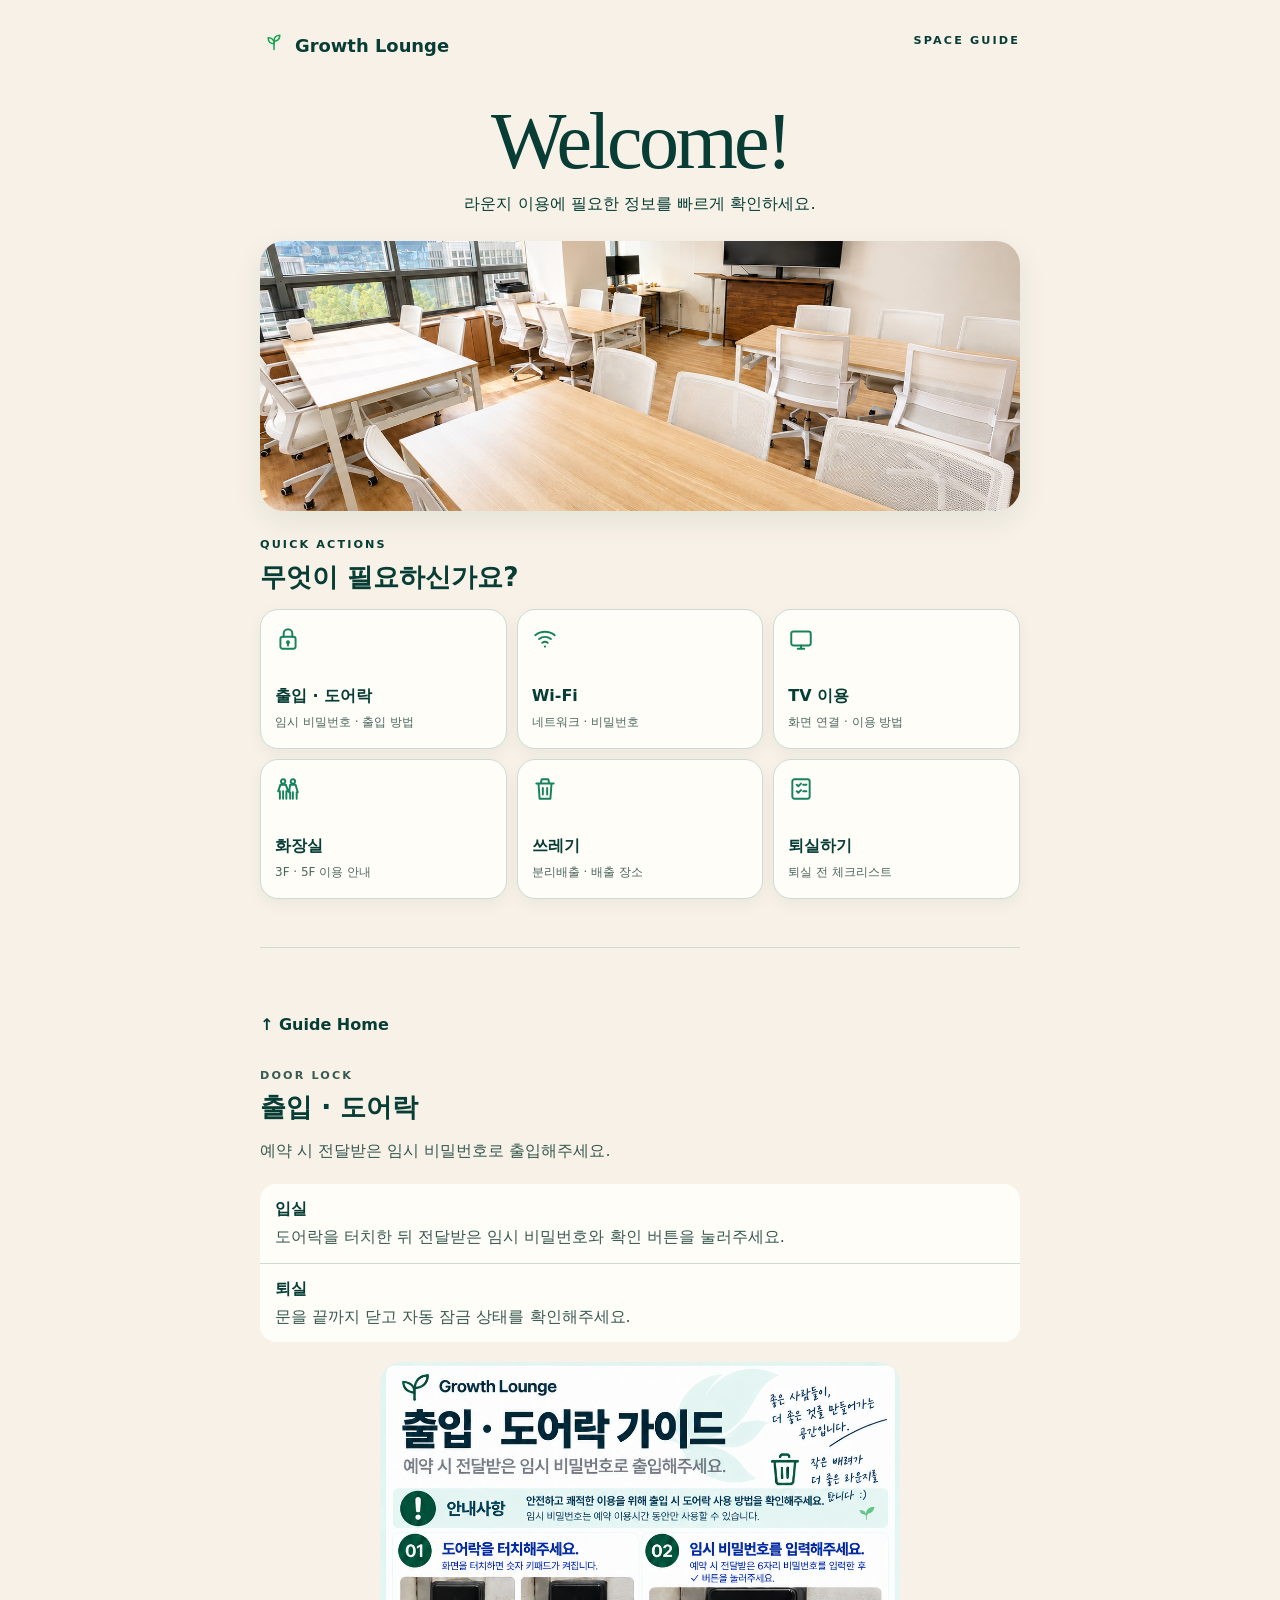
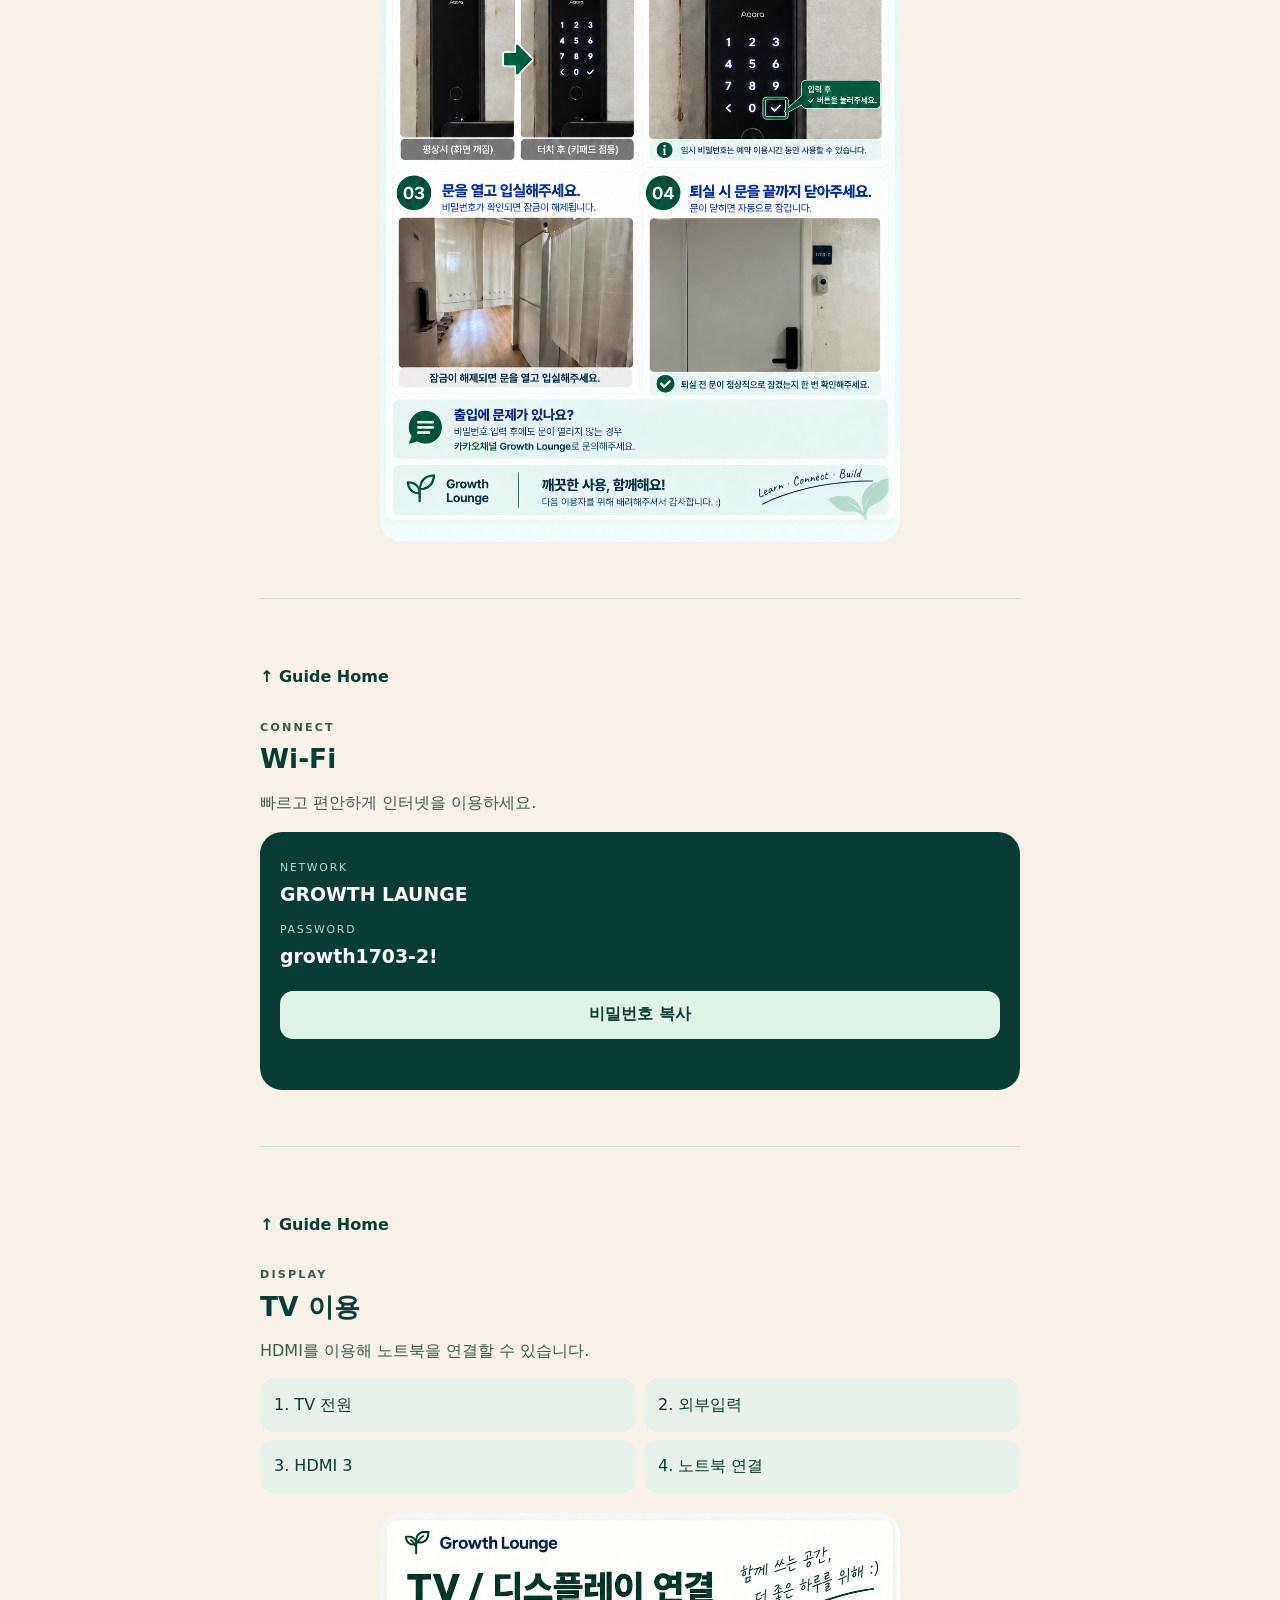
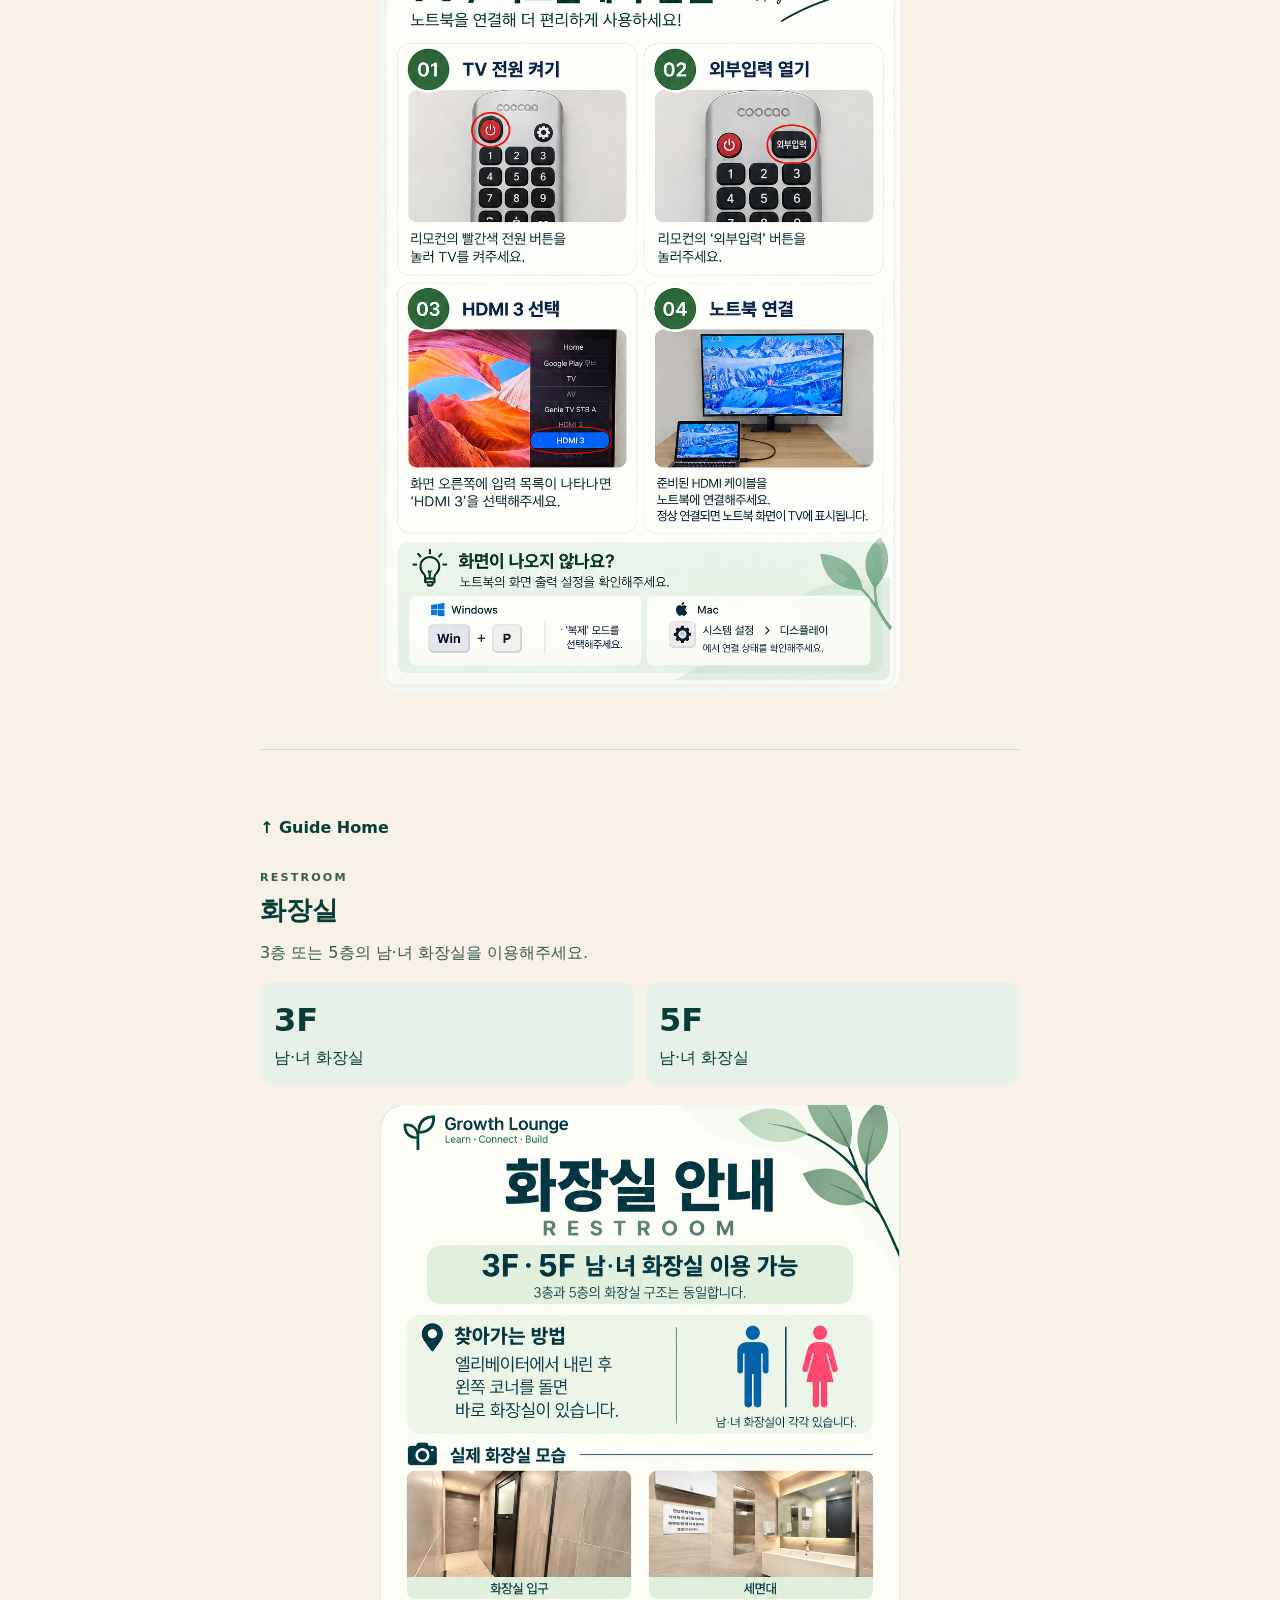
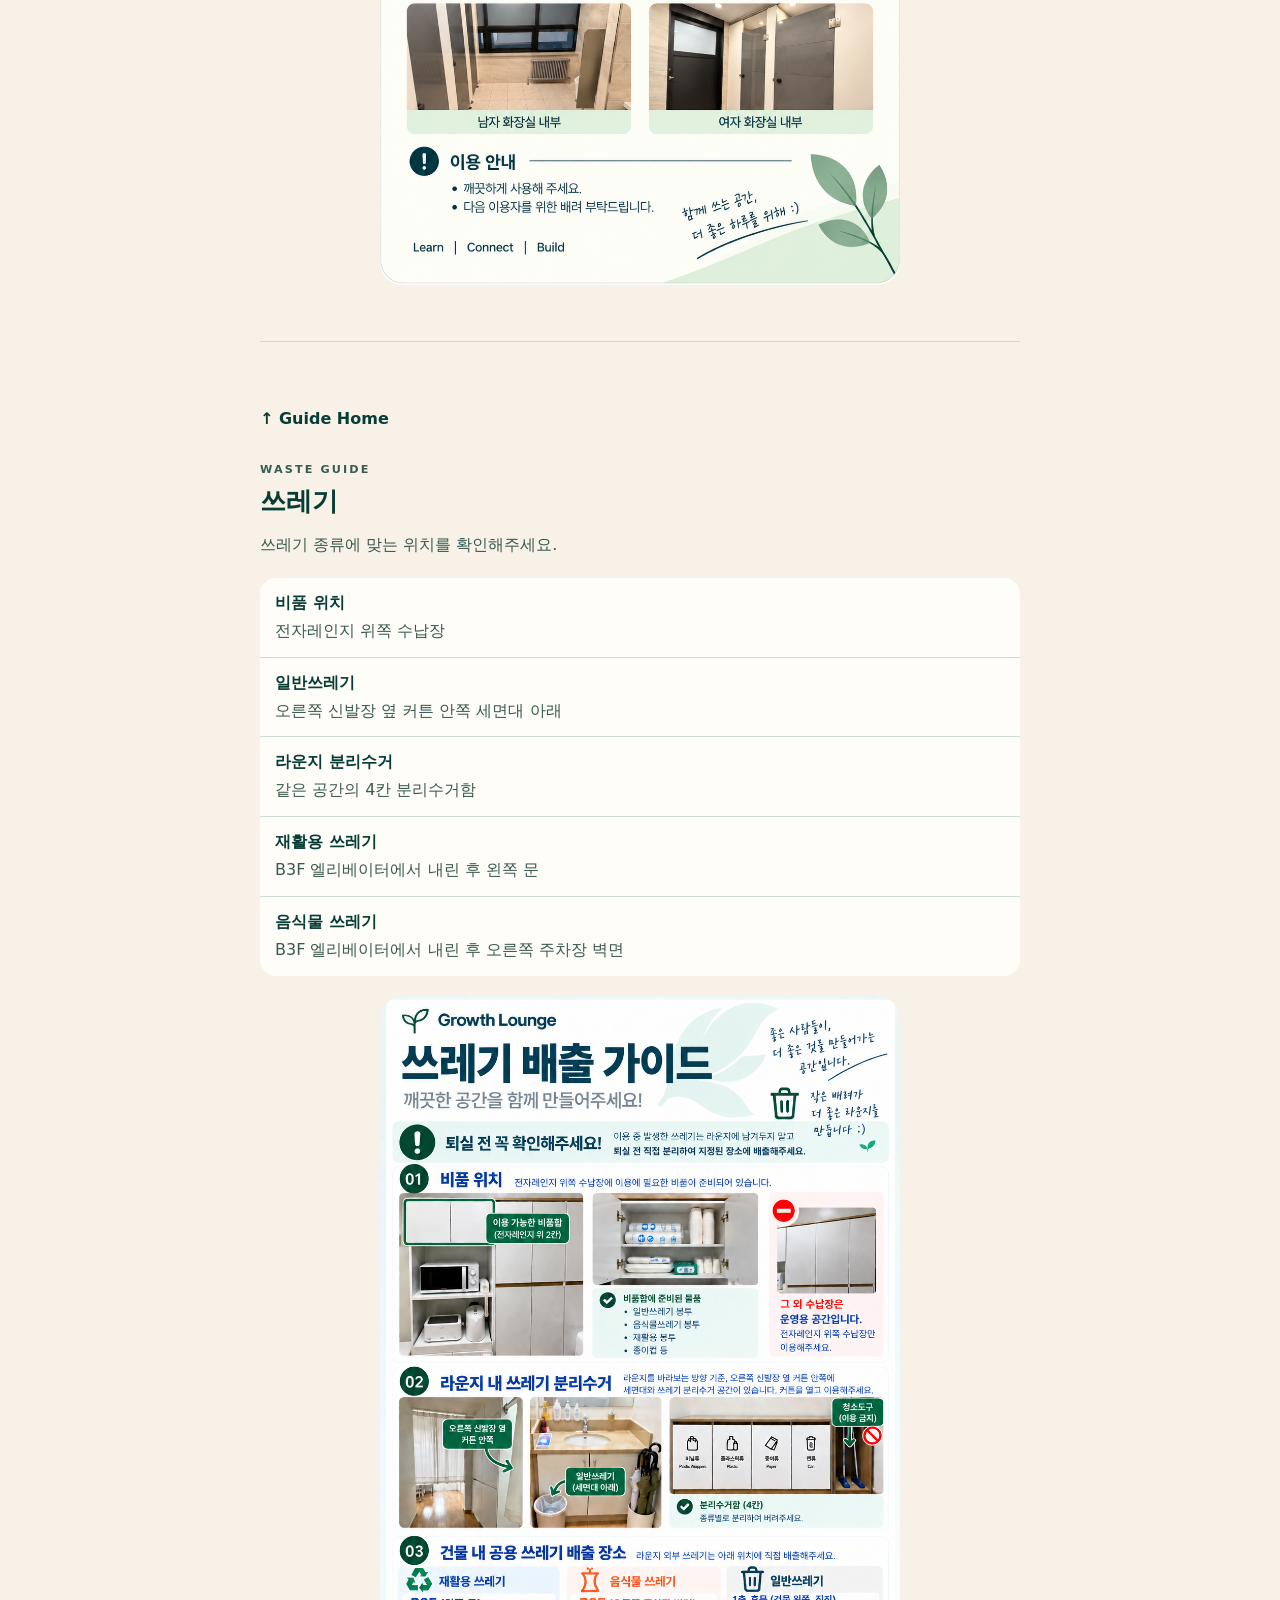
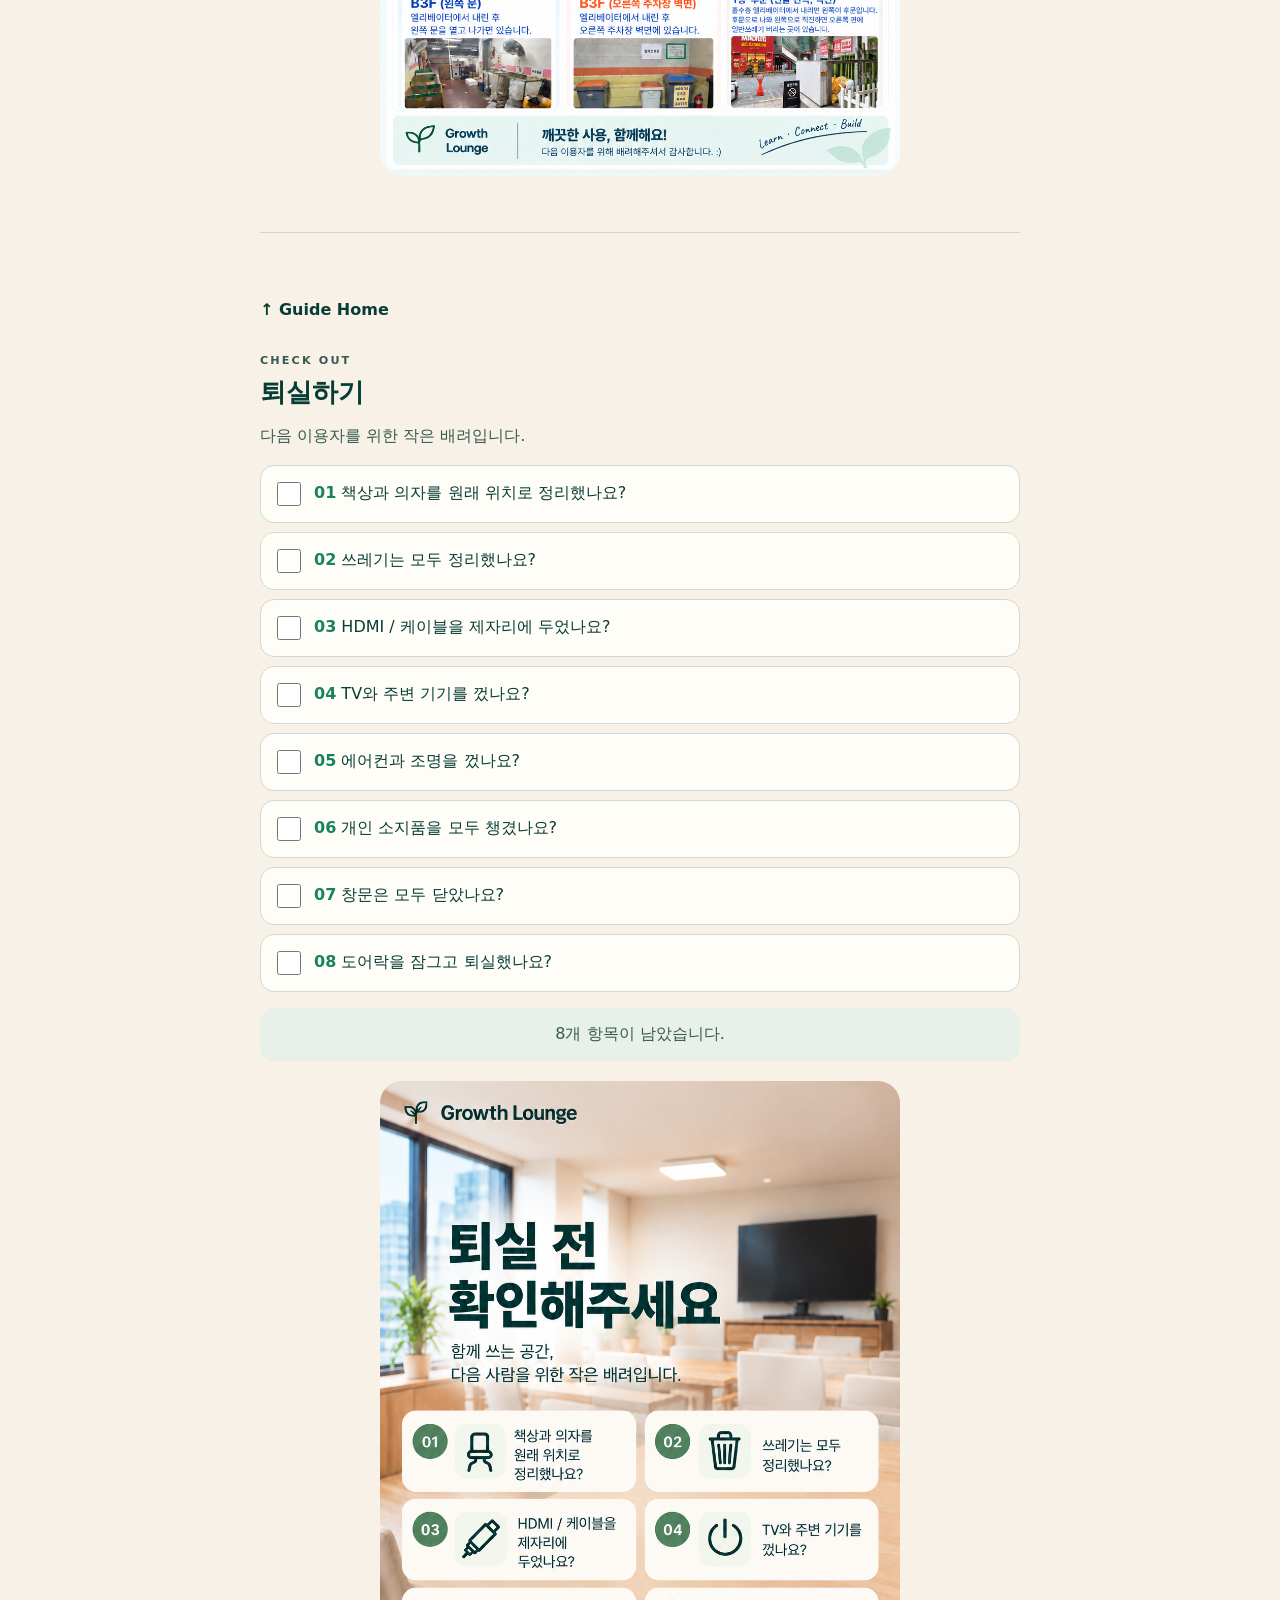
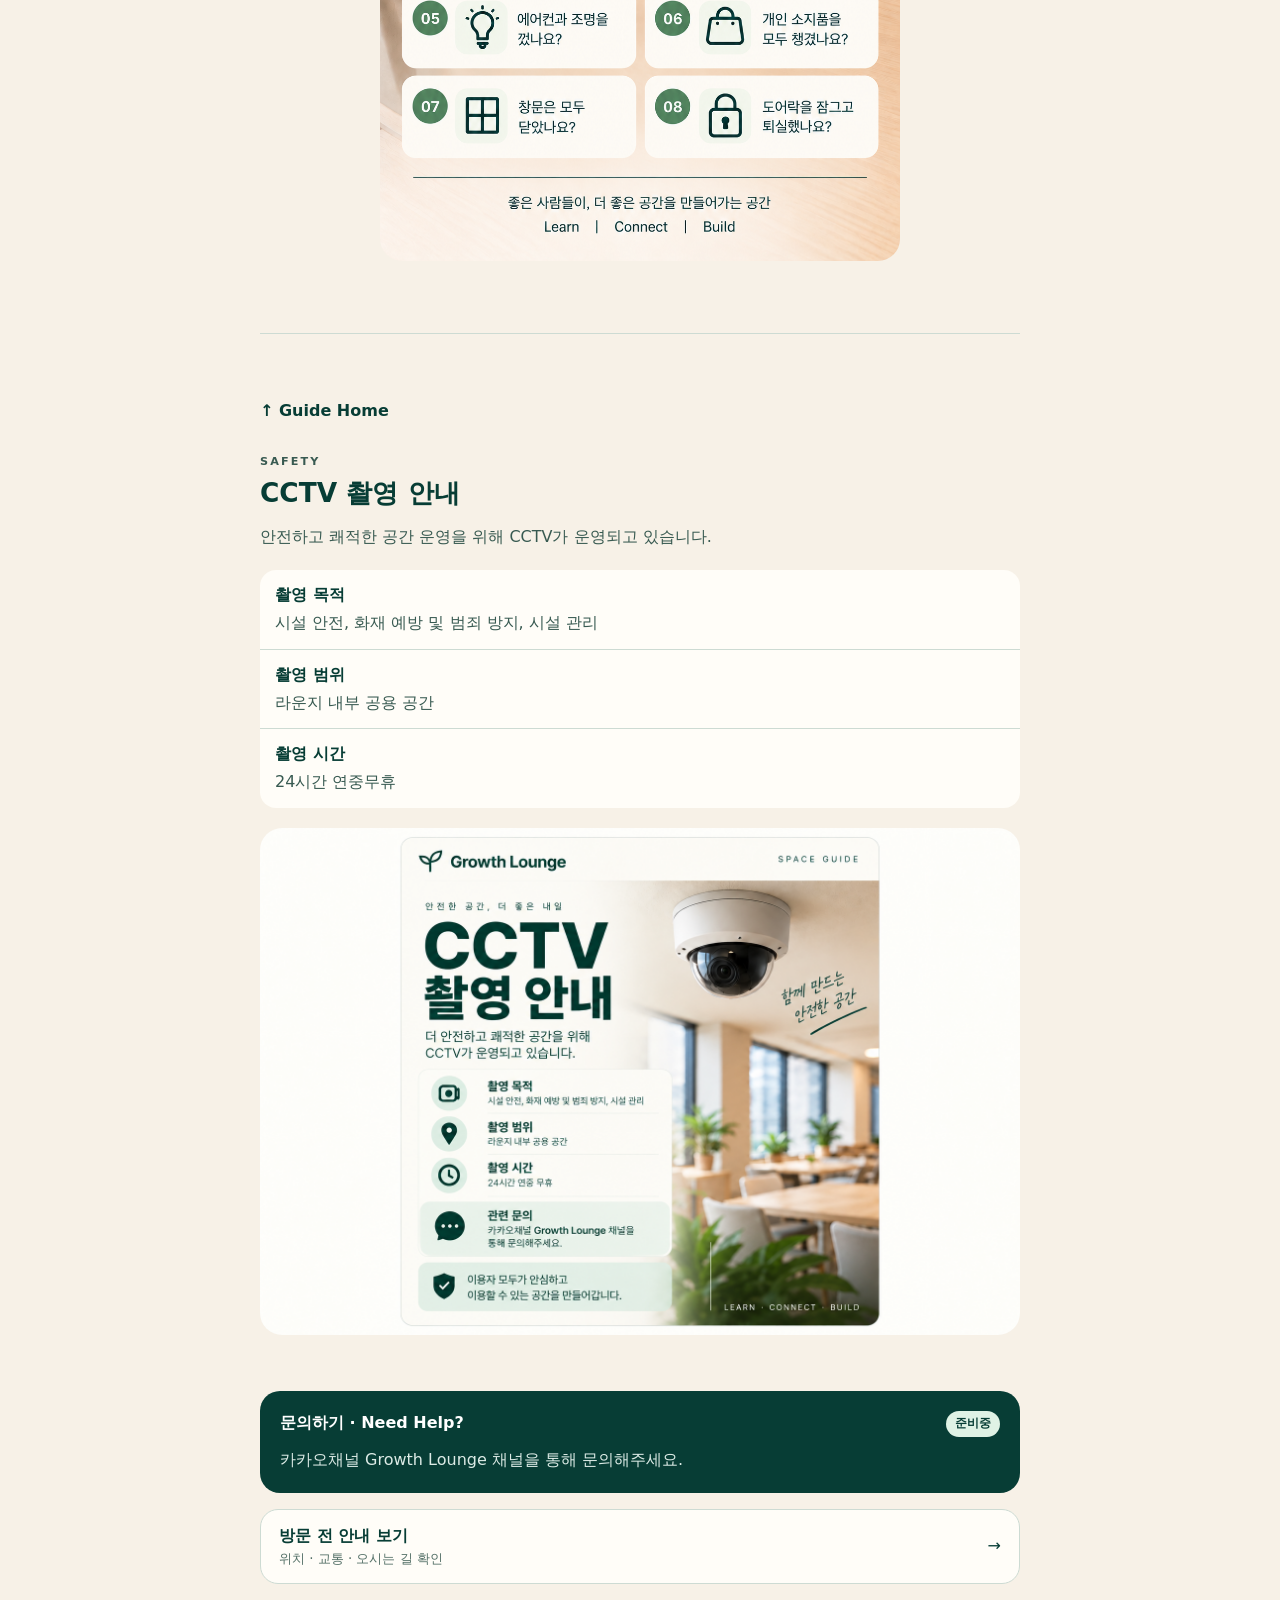
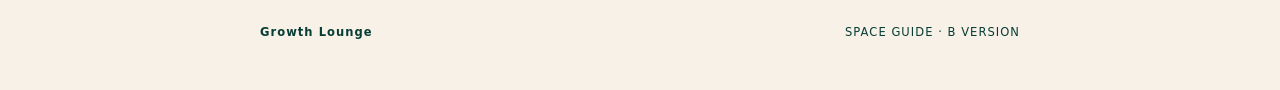
<file: guide-home/index.html>
<!doctype html>
<html lang="ko">
<head>
  <meta charset="utf-8">
  <meta name="viewport" content="width=device-width, initial-scale=1">
  <meta name="theme-color" content="#073d35">
  <meta name="description" content="Growth Lounge 현장 이용 정보를 작업별로 빠르게 확인하세요.">
  <title>Guide Home | Growth Lounge</title>
  <link rel="icon" href="data:image/svg+xml,%3Csvg xmlns='http://www.w3.org/2000/svg' viewBox='0 0 32 32'%3E%3Ccircle cx='16' cy='16' r='15' fill='%23073d35'/%3E%3Cpath d='M16 23V12m0 5c-5 0-8-3-8-7 5 0 8 3 8 7Zm0-3c5 0 8-3 8-7-5 0-8 3-8 7Z' fill='none' stroke='%23dff2e5' stroke-width='2'/%3E%3C/svg%3E">
  <link rel="stylesheet" href="style.css">
  <style>.sprout{border:0}.sprout svg{width:20px;height:20px;fill:none;stroke:currentColor;stroke-width:1.8;stroke-linecap:round;stroke-linejoin:round}.quick-grid .icon{display:block;width:26px;height:26px;font-size:0}.quick-grid .icon svg{display:block;width:100%;height:100%;fill:none;stroke:currentColor;stroke-width:1.8;stroke-linecap:round;stroke-linejoin:round}.welcome{text-align:center;padding:.8rem 0 .15rem}.welcome h1{margin:0 0 .65rem;font-family:Georgia,"Times New Roman",serif;font-size:clamp(3rem,14vw,5rem);font-weight:400;line-height:1;letter-spacing:-.045em}.welcome>p:last-child{margin:0}</style>
</head>
<body>
  <a class="skip-link" href="#main">본문으로 바로가기</a>
  <header class="site-header" id="top">
    <a class="brand" href="#home" aria-label="Growth Lounge Guide Home"><span class="sprout" aria-hidden="true"><svg viewBox="0 0 24 24"><path d="M12 21V10"/><path d="M12 14C7.5 14 5 11.6 5 7c4.5 0 7 2.4 7 7Z"/><path d="M12 11c0-4.5 2.5-7 7-7 0 4.5-2.5 7-7 7Z"/></svg></span>Growth Lounge</a>
    <span class="eyebrow">SPACE GUIDE</span>
  </header>

  <main id="main">
    <section class="home" id="home" aria-labelledby="home-title">
      <div class="welcome"><h1 id="home-title">Welcome!</h1><p>라운지 이용에 필요한 정보를 빠르게 확인하세요.</p></div>
      <img class="hero" src="../images/lounge_hero.png" alt="Growth Lounge 내부 전경" width="1450" height="1085">
      <nav aria-labelledby="quick-title"><div class="section-heading"><p class="eyebrow">QUICK ACTIONS</p><h2 id="quick-title">무엇이 필요하신가요?</h2></div>
        <div class="quick-grid">
          <a href="#doorlock"><span class="icon" aria-hidden="true"><svg viewBox="0 0 24 24"><rect x="5" y="10" width="14" height="11" rx="2"/><path d="M8 10V7a4 4 0 0 1 8 0v3"/><circle cx="12" cy="15" r="1"/><path d="M12 16v2"/></svg></span><b>출입 · 도어락</b><small>임시 비밀번호 · 출입 방법</small></a>
          <a href="#wifi"><span class="icon" aria-hidden="true"><svg viewBox="0 0 24 24"><path d="M3 8.5a14 14 0 0 1 18 0"/><path d="M6.5 12a9 9 0 0 1 11 0"/><path d="M9.5 15.5a4 4 0 0 1 5 0"/><circle cx="12" cy="19" r="1" fill="currentColor" stroke="none"/></svg></span><b>Wi-Fi</b><small>네트워크 · 비밀번호</small></a>
          <a href="#tv"><span class="icon" aria-hidden="true"><svg viewBox="0 0 24 24"><rect x="3" y="5" width="18" height="13" rx="2"/><path d="M9 21h6M12 18v3"/></svg></span><b>TV 이용</b><small>화면 연결 · 이용 방법</small></a>
          <a href="#restroom"><span class="icon" aria-hidden="true"><svg viewBox="0 0 24 24"><circle cx="7.5" cy="5" r="2"/><circle cx="16.5" cy="5" r="2"/><path d="M4.5 21v-7H3l2-6h5l2 6h-1.5v7M14 21v-6h-1l1-7h5l2 7h-1v6M7.5 14v7M16.5 15v6"/></svg></span><b>화장실</b><small>3F · 5F 이용 안내</small></a>
          <a href="#waste"><span class="icon" aria-hidden="true"><svg viewBox="0 0 24 24"><path d="M4 7h16M9 3h6l1 4H8zM6 7l1 14h10l1-14M10 11v6M14 11v6"/></svg></span><b>쓰레기</b><small>분리배출 · 배출 장소</small></a>
          <a href="#checkout"><span class="icon" aria-hidden="true"><svg viewBox="0 0 24 24"><rect x="4" y="3" width="16" height="18" rx="2"/><path d="m8 8 1.5 1.5L12 7M14 8h3M8 14l1.5 1.5L12 13M14 14h3"/></svg></span><b>퇴실하기</b><small>퇴실 전 체크리스트</small></a>
        </div>
      </nav>
    </section>

    <section class="detail" id="doorlock" aria-labelledby="doorlock-title"><a class="home-link" href="#home">↑ Guide Home</a><p class="eyebrow">DOOR LOCK</p><h2 id="doorlock-title">출입 · 도어락</h2><p>예약 시 전달받은 임시 비밀번호로 출입해주세요.</p><dl><div><dt>입실</dt><dd>도어락을 터치한 뒤 전달받은 임시 비밀번호와 확인 버튼을 눌러주세요.</dd></div><div><dt>퇴실</dt><dd>문을 끝까지 닫고 자동 잠금 상태를 확인해주세요.</dd></div></dl><img class="guide-image" src="../images/08_doorlock_guide.png" alt="Growth Lounge 임시 비밀번호 입력과 입실 및 퇴실 시 자동 잠금 확인 안내" width="1024" height="1536" loading="lazy"></section>

    <section class="detail" id="wifi" aria-labelledby="wifi-title"><a class="home-link" href="#home">↑ Guide Home</a><p class="eyebrow">CONNECT</p><h2 id="wifi-title">Wi-Fi</h2><p>빠르고 편안하게 인터넷을 이용하세요.</p><div class="wifi-card"><span>NETWORK</span><strong>GROWTH LAUNGE</strong><span>PASSWORD</span><strong id="wifi-password">growth1703-2!</strong><button id="copy-password" type="button">비밀번호 복사</button><p id="copy-status" role="status" aria-live="polite"></p></div></section>

    <section class="detail" id="tv" aria-labelledby="tv-title"><a class="home-link" href="#home">↑ Guide Home</a><p class="eyebrow">DISPLAY</p><h2 id="tv-title">TV 이용</h2><p>HDMI를 이용해 노트북을 연결할 수 있습니다.</p><ol class="steps"><li>TV 전원</li><li>외부입력</li><li>HDMI 3</li><li>노트북 연결</li></ol><img class="guide-image" src="../images/05_tv_guide.png" alt="Growth Lounge TV 전원, 외부입력, HDMI 3 및 노트북 연결 안내" width="1024" height="1536" loading="lazy"></section>

    <section class="detail" id="restroom" aria-labelledby="restroom-title"><a class="home-link" href="#home">↑ Guide Home</a><p class="eyebrow">RESTROOM</p><h2 id="restroom-title">화장실</h2><p>3층 또는 5층의 남·녀 화장실을 이용해주세요.</p><div class="floor-grid"><div><strong>3F</strong><span>남·녀 화장실</span></div><div><strong>5F</strong><span>남·녀 화장실</span></div></div><img class="guide-image" src="../images/04_restroom.png" alt="3층과 5층 남녀 화장실 이용 안내" width="1024" height="1536" loading="lazy"></section>

    <section class="detail" id="waste" aria-labelledby="waste-title"><a class="home-link" href="#home">↑ Guide Home</a><p class="eyebrow">WASTE GUIDE</p><h2 id="waste-title">쓰레기</h2><p>쓰레기 종류에 맞는 위치를 확인해주세요.</p><dl><div><dt>비품 위치</dt><dd>전자레인지 위쪽 수납장</dd></div><div><dt>일반쓰레기</dt><dd>오른쪽 신발장 옆 커튼 안쪽 세면대 아래</dd></div><div><dt>라운지 분리수거</dt><dd>같은 공간의 4칸 분리수거함</dd></div><div><dt>재활용 쓰레기</dt><dd>B3F 엘리베이터에서 내린 후 왼쪽 문</dd></div><div><dt>음식물 쓰레기</dt><dd>B3F 엘리베이터에서 내린 후 오른쪽 주차장 벽면</dd></div></dl><img class="guide-image" src="../images/07_waste_guide.png" alt="Growth Lounge 비품 위치와 일반, 재활용, 음식물 쓰레기 배출 안내" width="1024" height="1536" loading="lazy"></section>

    <section class="detail" id="checkout" aria-labelledby="checkout-title"><a class="home-link" href="#home">↑ Guide Home</a><p class="eyebrow">CHECK OUT</p><h2 id="checkout-title">퇴실하기</h2><p>다음 이용자를 위한 작은 배려입니다.</p><div class="checklist" id="checkout-list">
      <label><input type="checkbox"><span><b>01</b> 책상과 의자를 원래 위치로 정리했나요?</span></label><label><input type="checkbox"><span><b>02</b> 쓰레기는 모두 정리했나요?</span></label><label><input type="checkbox"><span><b>03</b> HDMI / 케이블을 제자리에 두었나요?</span></label><label><input type="checkbox"><span><b>04</b> TV와 주변 기기를 껐나요?</span></label><label><input type="checkbox"><span><b>05</b> 에어컨과 조명을 껐나요?</span></label><label><input type="checkbox"><span><b>06</b> 개인 소지품을 모두 챙겼나요?</span></label><label><input type="checkbox"><span><b>07</b> 창문은 모두 닫았나요?</span></label><label><input type="checkbox"><span><b>08</b> 도어락을 잠그고 퇴실했나요?</span></label>
    </div><p class="complete" id="complete-message" role="status" aria-live="polite">8개 항목을 확인해주세요.</p><img class="guide-image" src="../images/03_checkout.png" alt="Growth Lounge 퇴실 체크리스트" width="1024" height="1536" loading="lazy"></section>

    <section class="detail secondary" id="cctv" aria-labelledby="cctv-title"><a class="home-link" href="#home">↑ Guide Home</a><p class="eyebrow">SAFETY</p><h2 id="cctv-title">CCTV 촬영 안내</h2><p>안전하고 쾌적한 공간 운영을 위해 CCTV가 운영되고 있습니다.</p><dl><div><dt>촬영 목적</dt><dd>시설 안전, 화재 예방 및 범죄 방지, 시설 관리</dd></div><div><dt>촬영 범위</dt><dd>라운지 내부 공용 공간</dd></div><div><dt>촬영 시간</dt><dd>24시간 연중무휴</dd></div></dl><img class="guide-image landscape" src="../images/06_cctv.png" alt="Growth Lounge CCTV 촬영 목적, 범위와 시간 안내" width="1536" height="1024" loading="lazy"></section>

    <aside class="help" aria-labelledby="help-title"><div><h2 id="help-title">문의하기 · Need Help?</h2><span>준비중</span></div><p>카카오채널 Growth Lounge 채널을 통해 문의해주세요.</p></aside>
    <a class="previsit" href="../visit/"><span><b>방문 전 안내 보기</b><small>위치 · 교통 · 오시는 길 확인</small></span><span aria-hidden="true">→</span></a>
  </main>
  <footer><b>Growth Lounge</b><span>SPACE GUIDE · B VERSION</span></footer>
  <script src="app.js"></script>
</body>
</html>
</file>
<file: guide-home/style.css>
:root{--green:#073d35;--mint:#e7f1e9;--ivory:#f7f1e7;--white:#fffdf8;--line:#cddbd3;--shadow:0 10px 30px rgba(7,61,53,.08);font-family:Inter,"Noto Sans KR",system-ui,sans-serif;color:var(--green);background:var(--ivory);scroll-behavior:smooth}*{box-sizing:border-box}body{margin:0;line-height:1.55}a{color:inherit;text-decoration:none}.skip-link{position:fixed;left:1rem;top:-5rem;background:var(--green);color:#fff;padding:.75rem;z-index:20}.skip-link:focus{top:1rem}.site-header,main,footer{width:min(100% - 32px,760px);margin-inline:auto}.site-header{height:72px;display:flex;align-items:center;justify-content:space-between}.brand{font-size:1.12rem;font-weight:850}.sprout{display:inline-grid;place-items:center;width:28px;height:28px;margin-right:7px;border:2px solid #13a451;border-radius:50%;color:#13a451}.eyebrow{font-size:.7rem;letter-spacing:.19em;font-weight:800;margin:0 0 .45rem}.home{padding-bottom:3rem}.welcome h1{font-size:clamp(2.4rem,12vw,4.8rem);line-height:.87;letter-spacing:-.065em;margin:.3rem 0 1rem}.welcome h1 em{font-family:Georgia,serif;font-weight:400}.welcome>p:last-child{font-size:1.03rem}.hero{display:block;width:100%;height:clamp(150px,43vw,270px);object-fit:cover;object-position:center 55%;border-radius:24px;margin:1.35rem 0 1.6rem;box-shadow:var(--shadow)}.section-heading h2,.detail h2{font-size:1.65rem;line-height:1.2;margin:.2rem 0 1rem}.quick-grid{display:grid;grid-template-columns:repeat(2,minmax(0,1fr));gap:10px}.quick-grid a{min-height:126px;padding:16px 14px;background:var(--white);border:1px solid var(--line);border-radius:18px;display:flex;flex-direction:column;box-shadow:0 5px 16px rgba(7,61,53,.05)}.quick-grid .icon{font-size:1.35rem;color:#16835d;margin-bottom:auto}.quick-grid b{font-size:1rem}.quick-grid small{font-size:.75rem;color:#4c675f;margin-top:4px;overflow-wrap:anywhere}.detail{scroll-margin-top:12px;padding:2.2rem 0 3.5rem;border-top:1px solid var(--line)}.detail>p{color:#385a51}.home-link{display:inline-flex;min-height:44px;align-items:center;font-weight:750;margin-bottom:1.2rem}.detail dl{margin:1.25rem 0}.detail dl div{background:var(--white);padding:13px 15px;border-bottom:1px solid var(--line)}.detail dl div:first-child{border-radius:16px 16px 0 0}.detail dl div:last-child{border-radius:0 0 16px 16px;border:0}dt{font-weight:800}dd{margin:.2rem 0 0;color:#385a51}.guide-image{display:block;width:100%;height:auto;border-radius:22px;margin-top:1.25rem;background:#eee}.wifi-card{background:var(--green);color:#fff;border-radius:22px;padding:20px;display:grid;gap:4px}.wifi-card span{font-size:.68rem;letter-spacing:.16em;color:#b9d4cb;margin-top:8px}.wifi-card strong{font-size:1.18rem;overflow-wrap:anywhere}.wifi-card button{min-height:48px;margin-top:15px;border:0;border-radius:13px;background:#dff2e5;color:var(--green);font:inherit;font-weight:800}.wifi-card p{min-height:1.4em;margin:5px 0 0;color:#fff}.steps{display:grid;grid-template-columns:repeat(2,1fr);gap:8px;padding:0;list-style-position:inside}.steps li,.floor-grid div{background:var(--mint);padding:14px;border-radius:14px}.floor-grid{display:grid;grid-template-columns:1fr 1fr;gap:10px}.floor-grid div{display:flex;flex-direction:column}.floor-grid strong{font-size:2rem}.checklist{display:grid;gap:9px}.checklist label{min-height:58px;background:var(--white);border:1px solid var(--line);border-radius:14px;padding:12px;display:flex;align-items:center;gap:10px}.checklist input{width:24px;height:24px;flex:0 0 auto;accent-color:#16835d}.checklist b{color:#16835d}.complete{padding:14px;text-align:center;background:var(--mint);border-radius:14px}.secondary{margin-top:1rem}.help{margin:0 0 1rem;padding:20px;border-radius:20px;background:var(--green);color:#fff}.help div{display:flex;gap:12px;align-items:center;justify-content:space-between}.help h2{font-size:1rem;margin:0}.help span{background:#dff2e5;color:var(--green);border-radius:999px;padding:4px 9px;font-size:.72rem;font-weight:800}.help p{margin:.7rem 0 0;color:#dcebe6}.previsit{min-height:72px;padding:14px 18px;background:var(--white);border:1px solid var(--line);border-radius:18px;display:flex;justify-content:space-between;align-items:center}.previsit span:first-child{display:flex;flex-direction:column}.previsit small{color:#547067}footer{padding:2.5rem 0 3rem;display:flex;justify-content:space-between;gap:1rem;font-size:.72rem;letter-spacing:.09em}a:focus-visible,button:focus-visible,input:focus-visible{outline:3px solid #f1a93b;outline-offset:3px}@media(min-width:600px){.site-header{height:88px}.quick-grid{grid-template-columns:repeat(3,1fr)}.quick-grid a{min-height:140px}.detail{padding-block:3.5rem}.guide-image:not(.landscape){width:min(76%,520px);margin-inline:auto}}@media(max-width:370px){.site-header,main,footer{width:min(100% - 24px,760px)}.quick-grid a{padding:14px 11px}.quick-grid b{font-size:.94rem}.quick-grid small{font-size:.7rem}}
</file>
